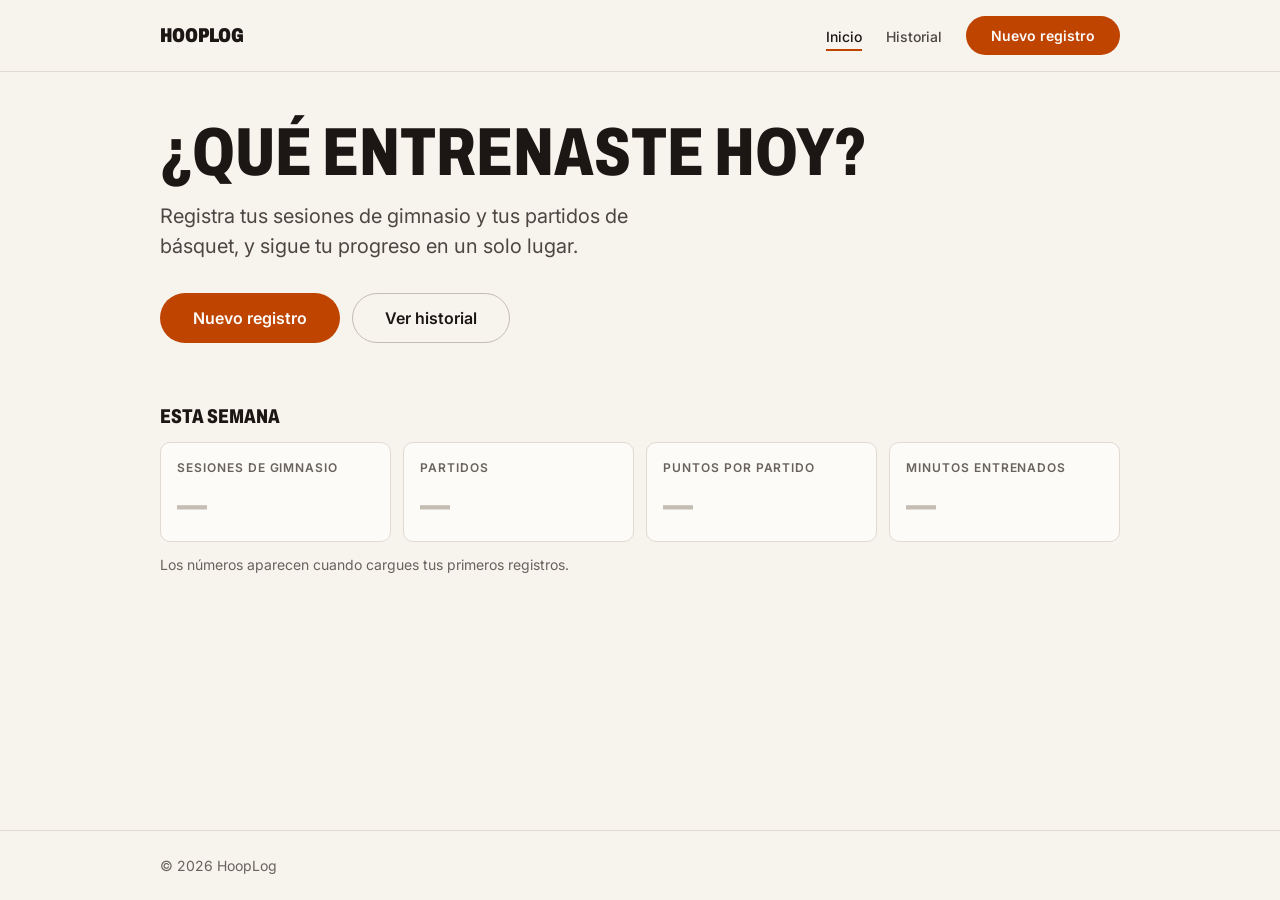
<file: index.html>
<!DOCTYPE html>
<html lang="es">
<head>
    <meta charset="UTF-8">
    <meta name="viewport" content="width=device-width, initial-scale=1.0">
    <title>HoopLog</title>
    <link rel="preconnect" href="https://fonts.googleapis.com">
    <link rel="preconnect" href="https://fonts.gstatic.com" crossorigin>
    <link href="https://fonts.googleapis.com/css2?family=Archivo:wdth,wght@62..125,700..900&family=Inter:wght@400..600&display=swap" rel="stylesheet">
    <link rel="stylesheet" href="styles.css">
</head>
<body>
    <header class="app-header">
        <a class="marca" href="./index.html">HoopLog</a>
        <nav class="app-nav" aria-label="Principal">
            <ul>
                <li><a href="./index.html" aria-current="page">Inicio</a></li>
                <li><a href="./pages/historial.html">Historial</a></li>
                <li><a class="btn btn-primary" href="./pages/nuevoRegistro.html">Nuevo registro</a></li>
            </ul>
        </nav>
    </header>

    <main class="app-main">
        <section class="home-hero">
            <h1>¿Qué entrenaste hoy?</h1>
            <p>Registra tus sesiones de gimnasio y tus partidos de básquet, y sigue tu progreso en un solo lugar.</p>
            <div class="home-actions">
                <a class="btn btn-primary btn-lg" href="./pages/nuevoRegistro.html">Nuevo registro</a>
                <a class="btn btn-secondary btn-lg" href="./pages/historial.html">Ver historial</a>
            </div>
        </section>

        <!-- RESUMEN: se completa cuando haya registros guardados -->
        <section aria-labelledby="stats-title">
            <h2 class="section-title" id="stats-title">Esta semana</h2>

            <ul class="stat-grid">
                <li class="stat-tile">
                    <span class="stat-label">Sesiones de gimnasio</span>
                    <span class="stat-value is-empty">—</span>
                </li>
                <li class="stat-tile">
                    <span class="stat-label">Partidos</span>
                    <span class="stat-value is-empty">—</span>
                </li>
                <li class="stat-tile">
                    <span class="stat-label">Puntos por partido</span>
                    <span class="stat-value is-empty">—</span>
                </li>
                <li class="stat-tile">
                    <span class="stat-label">Minutos entrenados</span>
                    <span class="stat-value is-empty">—</span>
                </li>
            </ul>
            <p class="stat-note">Los números aparecen cuando cargues tus primeros registros.</p>
        </section>
    </main>

    <footer class="app-footer">
        <p>&copy; 2026 HoopLog</p>
    </footer>
</body>
</html>
</file>
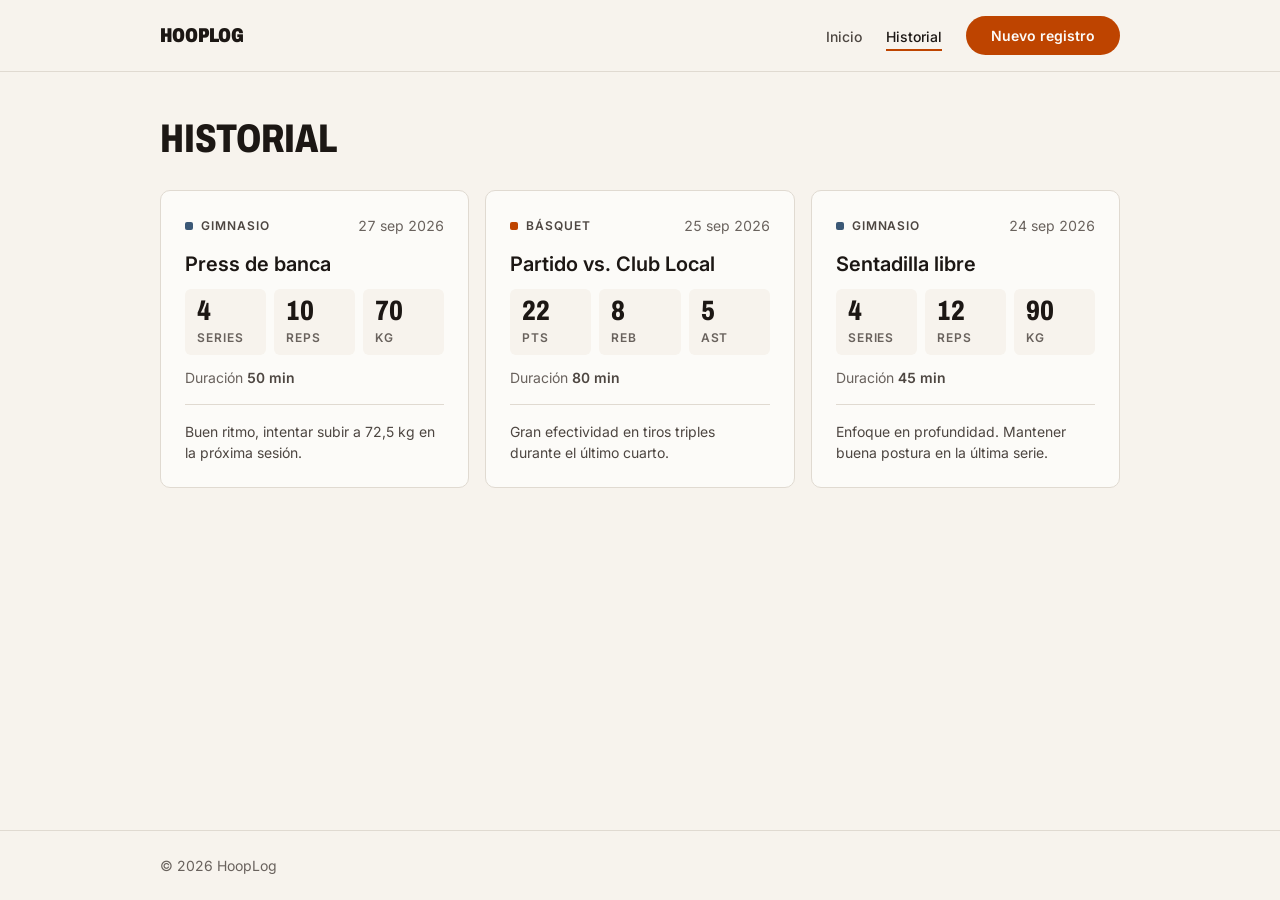
<file: pages/historial.html>
<!DOCTYPE html>
<html lang="es">
<head>
    <meta charset="UTF-8">
    <meta name="viewport" content="width=device-width, initial-scale=1.0">
    <title>Historial · HoopLog</title>
    <link rel="preconnect" href="https://fonts.googleapis.com">
    <link rel="preconnect" href="https://fonts.gstatic.com" crossorigin>
    <link href="https://fonts.googleapis.com/css2?family=Archivo:wdth,wght@62..125,700..900&family=Inter:wght@400..600&display=swap" rel="stylesheet">
    <link rel="stylesheet" href="../styles.css">
</head>
<body>
    <header class="app-header">
        <a class="marca" href="../index.html">HoopLog</a>
        <nav class="app-nav" aria-label="Principal">
            <ul>
                <li><a href="../index.html">Inicio</a></li>
                <li><a href="historial.html" aria-current="page">Historial</a></li>
                <li><a class="btn btn-primary" href="nuevoRegistro.html">Nuevo registro</a></li>
            </ul>
        </nav>
    </header>

    <main class="app-main">
        <h1 class="page-title">Historial</h1>

        <div class="history-grid">

            <!-- TARJETA 1: GIMNASIO -->
            <article class="activity-card">
                <header class="card-header">
                    <span class="type-marker type-gym">Gimnasio</span>
                    <time datetime="2026-09-27">27 sep 2026</time>
                </header>

                <div class="card-body">
                    <h3>Press de banca</h3>
                    <ul class="stats-list">
                        <li><span class="stat-value">4</span><span class="stat-label">Series</span></li>
                        <li><span class="stat-value">10</span><span class="stat-label">Reps</span></li>
                        <li><span class="stat-value">70</span><span class="stat-label">Kg</span></li>
                    </ul>
                    <p class="activity-meta">Duración <strong>50 min</strong></p>
                </div>

                <footer class="card-footer">
                    <p>Buen ritmo, intentar subir a 72,5 kg en la próxima sesión.</p>
                </footer>
            </article>

            <!-- TARJETA 2: BÁSQUET -->
            <article class="activity-card">
                <header class="card-header">
                    <span class="type-marker type-bball">Básquet</span>
                    <time datetime="2026-09-25">25 sep 2026</time>
                </header>

                <div class="card-body">
                    <h3>Partido vs. Club Local</h3>
                    <ul class="stats-list">
                        <li><span class="stat-value">22</span><span class="stat-label"><abbr title="Puntos">Pts</abbr></span></li>
                        <li><span class="stat-value">8</span><span class="stat-label"><abbr title="Rebotes">Reb</abbr></span></li>
                        <li><span class="stat-value">5</span><span class="stat-label"><abbr title="Asistencias">Ast</abbr></span></li>
                    </ul>
                    <p class="activity-meta">Duración <strong>80 min</strong></p>
                </div>

                <footer class="card-footer">
                    <p>Gran efectividad en tiros triples durante el último cuarto.</p>
                </footer>
            </article>

            <!-- TARJETA 3: GIMNASIO -->
            <article class="activity-card">
                <header class="card-header">
                    <span class="type-marker type-gym">Gimnasio</span>
                    <time datetime="2026-09-24">24 sep 2026</time>
                </header>

                <div class="card-body">
                    <h3>Sentadilla libre</h3>
                    <ul class="stats-list">
                        <li><span class="stat-value">4</span><span class="stat-label">Series</span></li>
                        <li><span class="stat-value">12</span><span class="stat-label">Reps</span></li>
                        <li><span class="stat-value">90</span><span class="stat-label">Kg</span></li>
                    </ul>
                    <p class="activity-meta">Duración <strong>45 min</strong></p>
                </div>

                <footer class="card-footer">
                    <p>Enfoque en profundidad. Mantener buena postura en la última serie.</p>
                </footer>
            </article>

        </div>
    </main>

    <footer class="app-footer">
        <p>&copy; 2026 HoopLog</p>
    </footer>
</body>
</html>
</file>
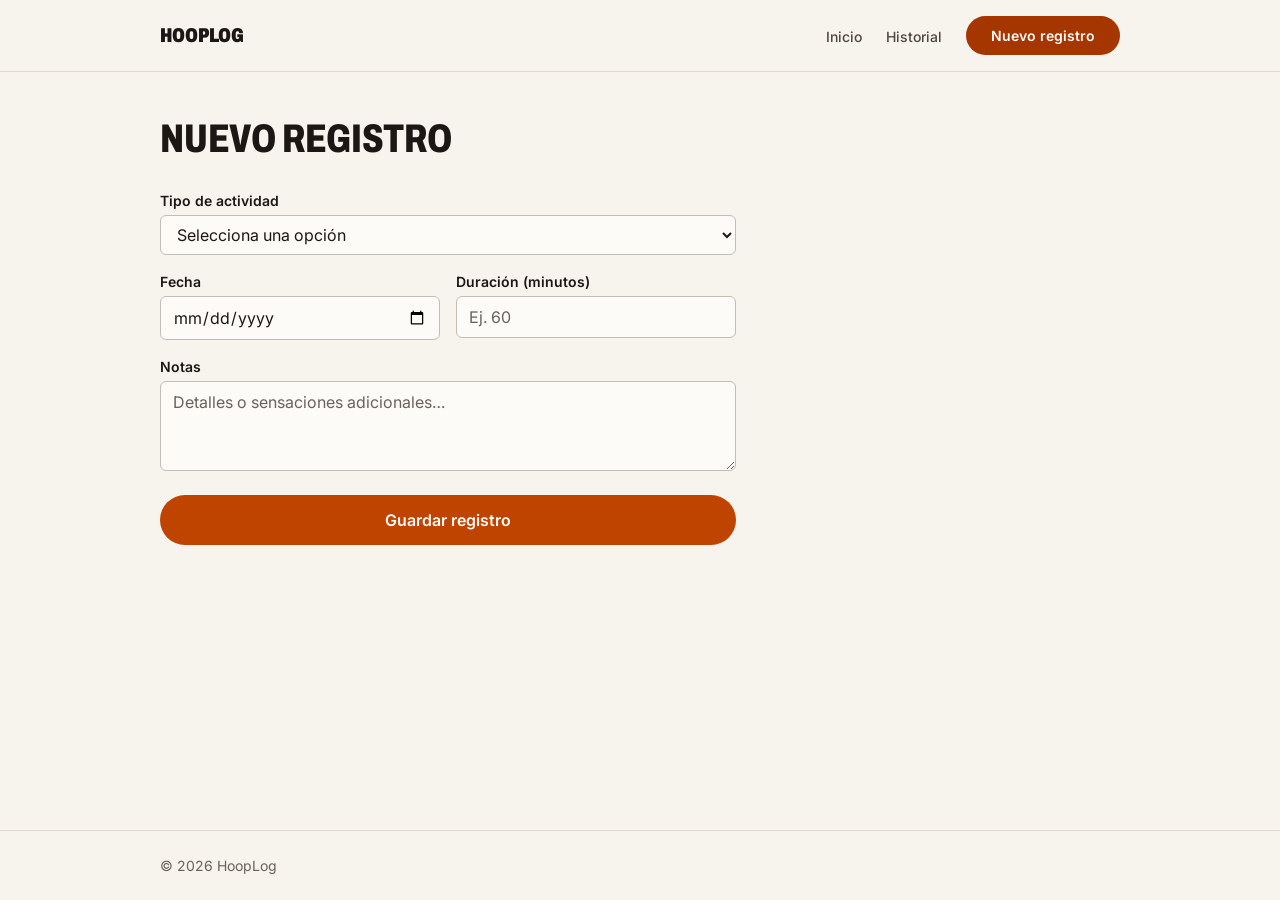
<file: pages/nuevoRegistro.html>
<!DOCTYPE html>
<html lang="es">
<head>
    <meta charset="UTF-8">
    <meta name="viewport" content="width=device-width, initial-scale=1.0">
    <title>Nuevo registro · HoopLog</title>
    <link rel="preconnect" href="https://fonts.googleapis.com">
    <link rel="preconnect" href="https://fonts.gstatic.com" crossorigin>
    <link href="https://fonts.googleapis.com/css2?family=Archivo:wdth,wght@62..125,700..900&family=Inter:wght@400..600&display=swap" rel="stylesheet">
    <link rel="stylesheet" href="../styles.css">
    <script src="../js/nuevoRegistro.js" defer></script>
</head>
<body>
    <header class="app-header">
        <a class="marca" href="../index.html">HoopLog</a>
        <nav class="app-nav" aria-label="Principal">
            <ul>
                <li><a href="../index.html">Inicio</a></li>
                <li><a href="historial.html">Historial</a></li>
                <li><a class="btn btn-primary" href="nuevoRegistro.html" aria-current="page">Nuevo registro</a></li>
            </ul>
        </nav>
    </header>

    <main class="app-main">
        <h1 class="page-title">Nuevo registro</h1>

        <form class="record-form" action="#" method="POST">

            <!-- DATOS GENERALES -->
            <div class="form-group">
                <label for="activity-type">Tipo de actividad</label>
                <select id="activity-type" name="type" required>
                    <option value="" disabled selected>Selecciona una opción</option>
                    <option value="gimnasio">Gimnasio</option>
                    <option value="basquet">Básquet</option>
                </select>
            </div>

            <div class="form-row">
                <div class="form-group">
                    <label for="activity-date">Fecha</label>
                    <input type="date" id="activity-date" name="date" required>
                </div>

                <div class="form-group">
                    <label for="activity-duration">Duración (minutos)</label>
                    <input type="number" id="activity-duration" name="duration" min="1" placeholder="Ej. 60" required>
                </div>
            </div>

            <!-- BLOQUE ESPECÍFICO: GIMNASIO -->
            <fieldset class="fieldset-group group-gym">
                <legend class="type-marker type-gym">Gimnasio</legend>

                <!-- Contenedor donde se acumulan los ejercicios -->
                <div id="exercises-container">

                    <!-- Ejercicio 1 (bloque inicial, sirve de molde para los nuevos) -->
                    <div class="exercise-item">
                        <div class="exercise-header">
                            <span class="exercise-number">Ejercicio 1</span>
                        </div>

                        <div class="form-group">
                            <label for="gym-exercise-1">Ejercicio</label>
                            <input type="text" id="gym-exercise-1" name="gym_exercise[]" placeholder="Ej. Sentadilla, Press de banca">
                        </div>

                        <div class="form-row-three">
                            <div class="form-group">
                                <label for="gym-sets-1">Series</label>
                                <input type="number" id="gym-sets-1" name="gym_sets[]" min="1" placeholder="4">
                            </div>
                            <div class="form-group">
                                <label for="gym-reps-1">Repeticiones</label>
                                <input type="number" id="gym-reps-1" name="gym_reps[]" min="1" placeholder="10">
                            </div>
                            <div class="form-group">
                                <label for="gym-weight-1">Peso (kg)</label>
                                <input type="number" id="gym-weight-1" name="gym_weight[]" min="0" step="0.5" placeholder="60">
                            </div>
                        </div>
                    </div>

                </div>

                <button type="button" id="btn-add-exercise" class="btn btn-secondary btn-add-more">+ Agregar ejercicio</button>
            </fieldset>

            <!-- BLOQUE ESPECÍFICO: BÁSQUET -->
            <fieldset class="fieldset-group group-basketball">
                <legend class="type-marker type-bball">Básquet</legend>

                <div class="form-row-three">
                    <div class="form-group">
                        <label for="bball-points">Puntos</label>
                        <input type="number" id="bball-points" name="bball_points" min="0" placeholder="18">
                    </div>
                    <div class="form-group">
                        <label for="bball-rebounds">Rebotes</label>
                        <input type="number" id="bball-rebounds" name="bball_rebounds" min="0" placeholder="6">
                    </div>
                    <div class="form-group">
                        <label for="bball-assists">Asistencias</label>
                        <input type="number" id="bball-assists" name="bball_assists" min="0" placeholder="4">
                    </div>
                </div>
            </fieldset>

            <!-- NOTAS ADICIONALES -->
            <div class="form-group">
                <label for="activity-notes">Notas</label>
                <textarea id="activity-notes" name="notes" rows="3" placeholder="Detalles o sensaciones adicionales…"></textarea>
            </div>

            <button type="submit" class="btn btn-primary btn-lg btn-submit">Guardar registro</button>

        </form>
    </main>

    <footer class="app-footer">
        <p>&copy; 2026 HoopLog</p>
    </footer>
</body>
</html>
</file>
<file: styles.css>
/* Hallmark · macrostructure: Workbench (app) · tone: deportivo, minimalista · anchor hue: 42 (naranja básquet)
 * theme: studied-DNA (source: https://gymmanager.com.ar/ + captura) · paper oklch(96.5% 0.009 80) · accent oklch(55% 0.17 42)
 * display: Archivo condensada 800–900 · body: Inter · nav: N1b con acción primaria · footer: Ft2 línea simple
 * studied: yes · DNA-source: url + image · pre-emit critique: P4 H4 E4 S4 R5 V4
 */
@import url("./tokens.css");

/* ==========================================
   1. RESET Y BASE
   ========================================== */
*,
*::before,
*::after {
  margin: 0;
  padding: 0;
  box-sizing: border-box;
}

html,
body {
  overflow-x: clip;
}

img, input, select, textarea, button {
  max-width: 100%;
  font: inherit;
}

body {
  display: flex;
  flex-direction: column;
  min-height: 100vh;
  font-family: var(--font-body);
  font-size: var(--text-md);
  line-height: var(--leading-body);
  color: var(--color-ink-2);
  background-color: var(--color-paper);
  -webkit-font-smoothing: antialiased;
}

h1, h2, h3 {
  color: var(--color-ink);
  font-style: normal;
}

:focus-visible {
  outline: 2px solid var(--color-focus);
  outline-offset: 2px;
}

/* Títulos grandes en Archivo condensada */
.page-title,
.home-hero h1,
.section-title,
.marca,
.fieldset-group > legend {
  font-family: var(--font-display);
  font-stretch: var(--display-stretch);
  font-weight: 800;
  text-transform: uppercase;
  line-height: var(--leading-tight);
  overflow-wrap: anywhere;
  min-width: 0;
}

.page-title {
  font-size: var(--text-2xl);
  margin-bottom: var(--space-xl);
}

.section-title {
  font-size: var(--text-lg);
  margin-bottom: var(--space-md);
}

/* ==========================================
   2. ENCABEZADO Y PIE DE PÁGINA
   ========================================== */
.app-header {
  display: flex;
  flex-wrap: wrap;
  justify-content: space-between;
  align-items: center;
  gap: var(--space-sm) var(--space-lg);
  padding: var(--space-md) var(--gutter);
  border-bottom: 1px solid var(--color-rule);
}

.marca {
  font-size: var(--text-lg);
  font-weight: 900;
  color: var(--color-ink);
  text-decoration: none;
}

.app-nav ul {
  display: flex;
  flex-wrap: wrap;
  align-items: center;
  gap: var(--space-xs) var(--space-lg);
  list-style: none;
}

.app-nav a:not(.btn) {
  white-space: nowrap;
  font-size: var(--text-sm);
  font-weight: 500;
  color: var(--color-ink-2);
  text-decoration: none;
  padding-block: var(--space-2xs);
  border-bottom: 2px solid transparent;
}

.app-nav a:not(.btn):hover {
  color: var(--color-ink);
}

/* Página actual en el menú */
.app-nav a:not(.btn)[aria-current="page"] {
  color: var(--color-ink);
  border-bottom-color: var(--color-accent);
}

.app-nav .btn[aria-current="page"] {
  background-color: var(--color-accent-hover);
}

.app-main {
  flex: 1;
  width: 100%;
  padding: var(--space-2xl) var(--gutter) var(--space-3xl);
}

.app-footer {
  padding: var(--space-lg) var(--gutter);
  border-top: 1px solid var(--color-rule);
  font-size: var(--text-sm);
  color: var(--color-ink-3);
}

/* ==========================================
   3. BOTONES
   ========================================== */
.btn {
  display: inline-flex;
  align-items: center;
  justify-content: center;
  gap: var(--space-xs);
  white-space: nowrap;
  padding: var(--space-xs) var(--space-lg);
  border: 1px solid transparent;
  border-radius: var(--radius-pill);
  font-size: var(--text-sm);
  font-weight: 600;
  text-decoration: none;
  cursor: pointer;
  transition: background-color var(--dur-fast) var(--ease-out),
              border-color var(--dur-fast) var(--ease-out);
}

.btn:active {
  transform: translateY(1px);
}

.btn:disabled {
  opacity: 0.5;
  cursor: not-allowed;
  transform: none;
}

/* Acción principal: Nuevo registro, Guardar */
.btn-primary {
  background-color: var(--color-accent);
  color: var(--color-accent-ink);
}

.btn-primary:hover:not(:disabled) {
  background-color: var(--color-accent-hover);
}

.btn-secondary {
  background-color: transparent;
  color: var(--color-ink);
  border-color: var(--color-rule-strong);
}

.btn-secondary:hover:not(:disabled) {
  background-color: var(--color-surface);
  border-color: var(--color-ink-3);
}

.btn-lg {
  padding: var(--space-sm) var(--space-xl);
  font-size: var(--text-md);
}

/* ==========================================
   4. PÁGINA DE INICIO
   ========================================== */
.home-hero {
  margin-bottom: var(--space-3xl);
}

.home-hero h1 {
  font-size: var(--text-display);
  margin-bottom: var(--space-md);
}

.home-hero p {
  max-width: 40ch;
  font-size: var(--text-lg);
  margin-bottom: var(--space-xl);
}

.home-actions {
  display: flex;
  flex-wrap: wrap;
  gap: var(--space-sm);
}

/* Tarjetas de estadísticas */
.stat-grid {
  display: grid;
  grid-template-columns: repeat(auto-fit, minmax(min(10rem, 100%), 1fr));
  gap: var(--space-sm);
  list-style: none;
}

.stat-tile {
  display: flex;
  flex-direction: column;
  gap: var(--space-xs);
  padding: var(--space-md);
  background-color: var(--color-surface);
  border: 1px solid var(--color-rule);
  border-radius: var(--radius-md);
}

.stat-label {
  font-size: var(--text-xs);
  font-weight: 600;
  letter-spacing: var(--tracking-label);
  text-transform: uppercase;
  color: var(--color-ink-3);
}

.stat-label abbr {
  text-decoration: none;
}

.stat-value {
  font-family: var(--font-display);
  font-stretch: var(--display-stretch);
  font-weight: 800;
  font-size: var(--text-2xl);
  line-height: 1;
  color: var(--color-ink);
  font-variant-numeric: tabular-nums;
}

/* Sin datos todavía */
.stat-value.is-empty {
  color: var(--color-rule-strong);
}

.stat-note {
  margin-top: var(--space-sm);
  font-size: var(--text-sm);
  color: var(--color-ink-3);
}

/* ==========================================
   5. FORMULARIO
   ========================================== */
.record-form {
  max-width: 36rem;
}

.form-group {
  display: flex;
  flex-direction: column;
  gap: var(--space-2xs);
  margin-bottom: var(--space-md);
  min-width: 0;
}

.form-group label {
  font-size: var(--text-sm);
  font-weight: 600;
  color: var(--color-ink);
}

.form-group input,
.form-group select,
.form-group textarea {
  padding: var(--space-xs) var(--space-sm);
  font-size: var(--text-md);
  color: var(--color-ink);
  background-color: var(--color-surface);
  border: 1px solid var(--color-rule-strong);
  border-radius: var(--radius-sm);
  transition: border-color var(--dur-fast) var(--ease-out);
}

.form-group input:hover,
.form-group select:hover,
.form-group textarea:hover {
  border-color: var(--color-ink-3);
}

.form-group input:focus-visible,
.form-group select:focus-visible,
.form-group textarea:focus-visible {
  border-color: var(--color-focus);
  outline-offset: 0;
}

.form-group ::placeholder {
  color: var(--color-ink-3);
}

.form-group textarea {
  resize: vertical;
}

.form-row {
  display: grid;
  grid-template-columns: repeat(2, minmax(0, 1fr));
  gap: var(--space-md);
}

.form-row-three {
  display: grid;
  grid-template-columns: repeat(3, minmax(0, 1fr));
  gap: var(--space-sm);
}

/* Bloques de Gimnasio y Básquet: una línea arriba, sin caja */
.fieldset-group {
  min-width: 0; /* Por defecto un fieldset no se achica menos que su contenido */
  border: 0;
  border-top: 1px solid var(--color-rule);
  padding: var(--space-lg) 0 var(--space-xs);
  margin-bottom: var(--space-md);
}

/* El float saca la leyenda de la línea del borde */
.fieldset-group > legend {
  float: left;
  width: 100%;
  margin-bottom: var(--space-md);
  font-size: var(--text-lg);
  letter-spacing: 0;
  text-transform: uppercase;
  color: var(--color-ink);
}

.fieldset-group > legend + * {
  clear: both;
}

/* Cada ejercicio separado por una línea */
.exercise-item {
  padding-block: var(--space-md);
  border-top: 1px solid var(--color-rule);
}

.exercise-item:first-child {
  padding-top: 0;
  border-top: 0;
}

.exercise-header {
  display: flex;
  justify-content: space-between;
  align-items: baseline;
  margin-bottom: var(--space-sm);
}

.exercise-number {
  font-size: var(--text-xs);
  font-weight: 600;
  letter-spacing: var(--tracking-label);
  text-transform: uppercase;
  color: var(--color-ink-3);
}

.btn-remove-exercise {
  padding: var(--space-2xs) var(--space-xs);
  background: none;
  border: 0;
  border-radius: var(--radius-sm);
  font-size: var(--text-sm);
  font-weight: 600;
  color: var(--color-danger);
  cursor: pointer;
}

.btn-remove-exercise:hover {
  color: var(--color-danger-hover);
  text-decoration: underline;
}

.btn-add-more {
  margin-bottom: var(--space-md);
}

.btn-submit {
  width: 100%;
  margin-top: var(--space-xs);
}

/* ==========================================
   6. HISTORIAL
   ========================================== */
.history-grid {
  display: grid;
  grid-template-columns: repeat(auto-fill, minmax(min(18rem, 100%), 1fr));
  gap: var(--space-md);
}

.activity-card {
  display: flex;
  flex-direction: column;
  gap: var(--space-md);
  padding: var(--space-lg);
  background-color: var(--color-surface);
  border: 1px solid var(--color-rule);
  border-radius: var(--radius-md);
}

.card-header {
  display: flex;
  justify-content: space-between;
  align-items: center;
  gap: var(--space-sm);
}

.card-header time {
  white-space: nowrap;
  font-size: var(--text-sm);
  color: var(--color-ink-3);
  font-variant-numeric: tabular-nums;
}

.card-body h3 {
  font-size: var(--text-lg);
  font-weight: 600;
  line-height: 1.25;
  margin-bottom: var(--space-sm);
}

.stats-list {
  display: grid;
  grid-template-columns: repeat(3, minmax(0, 1fr));
  gap: var(--space-xs);
  list-style: none;
}

.stats-list li {
  display: flex;
  flex-direction: column;
  gap: var(--space-2xs);
  padding: var(--space-xs) var(--space-sm);
  background-color: var(--color-paper);
  border-radius: var(--radius-sm);
}

.stats-list .stat-value {
  font-size: var(--text-xl);
}

.activity-meta {
  margin-top: var(--space-sm);
  font-size: var(--text-sm);
  color: var(--color-ink-3);
}

.activity-meta strong {
  font-weight: 600;
  color: var(--color-ink-2);
  font-variant-numeric: tabular-nums;
}

.card-footer {
  margin-top: auto;
  padding-top: var(--space-md);
  border-top: 1px solid var(--color-rule);
  font-size: var(--text-sm);
}

/* ==========================================
   7. MARCA DE TIPO DE ACTIVIDAD
   Un cuadradito de color antes del nombre.
   ========================================== */
.type-marker {
  display: inline-flex;
  align-items: center;
  gap: var(--space-xs);
  font-size: var(--text-xs);
  font-weight: 600;
  letter-spacing: var(--tracking-label);
  text-transform: uppercase;
  color: var(--color-ink-2);
}

.type-marker::before {
  content: "";
  flex: none;
  width: 0.5rem;
  height: 0.5rem;
  border-radius: 2px;
  background-color: var(--type-color);
}

.type-gym { --type-color: var(--color-gym); }
.type-bball { --type-color: var(--color-bball); }

/* ==========================================
   8. RESPONSIVE Y MOVIMIENTO REDUCIDO
   ========================================== */
@media (max-width: 37.5rem) {
  .form-row,
  .form-row-three {
    grid-template-columns: minmax(0, 1fr);
    gap: 0;
  }
}

@media (prefers-reduced-motion: reduce) {
  *,
  *::before,
  *::after {
    transition-duration: 0.01ms !important;
  }

  .btn:active {
    transform: none;
  }
}
</file>
